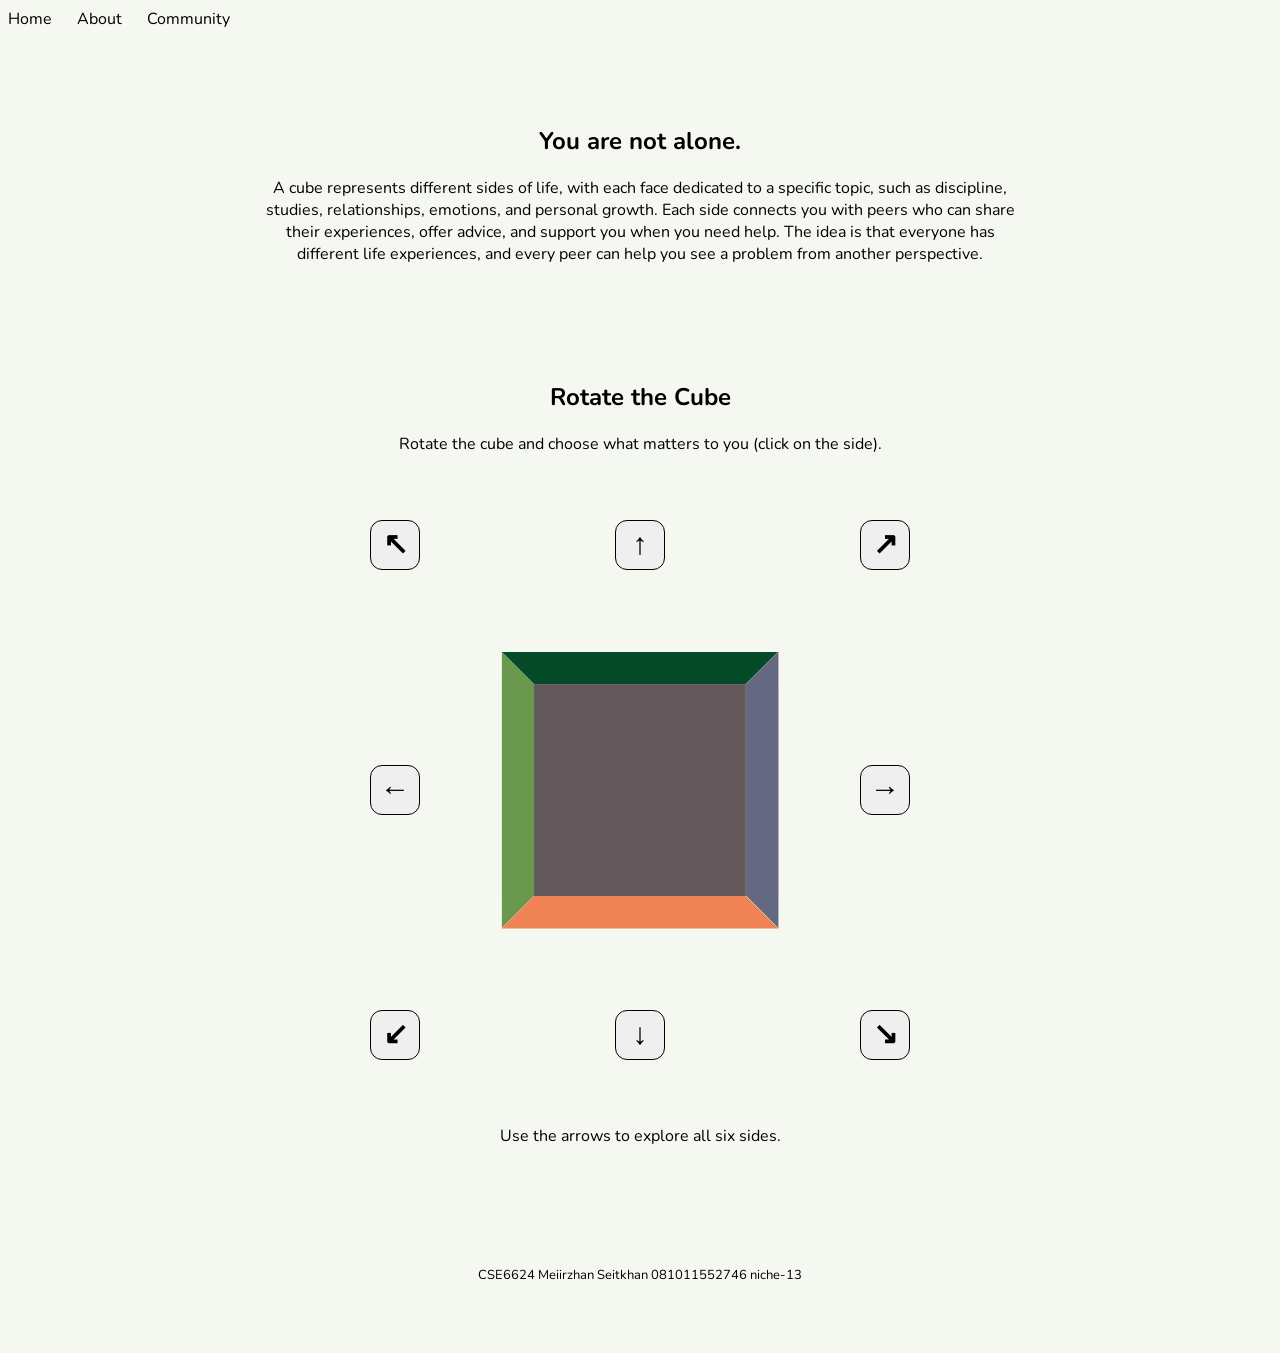
<file: index.html>
<!DOCTYPE html>
<html lang="en">
<head>
    <meta charset="UTF-8">
    <meta name="viewport" content="width=device-width, initial-scale=1.0">
    <title>PeerHelpCube</title>
    <link rel="stylesheet" href="style.css">
    <script src="script.js" defer></script>
    <link href="https://fonts.googleapis.com/css2?family=Nunito:wght@400;500;600;700;800&display=swap" rel="stylesheet">
</head>
<body>

    <header>
        <nav class="navbar">
            <div class="nav-links">
                <a href="index.html">Home</a>
                <a href="about.html">About</a>
                <a href="community.html">Community</a>
            </div>
        </nav>
    </header>

    <main>
        <section class="headline">
            <h1>You are not alone.</h1>
            <p>
                A cube represents different sides of life, with each face dedicated to a specific topic, such as discipline, studies, relationships, emotions, and personal growth. Each side connects you with peers who can share their experiences, offer advice, and support you when you need help. The idea is that everyone has different life experiences, and every peer can help you see a problem from another perspective.
            </p>
        </section>

        <section class="cube-section">
            <h2>Rotate the Cube</h2>
            <p class="cube-description">
                Rotate the cube and choose what matters to you (click on the side).
            </p>

            <div class="cubeAndButtons">
                <button type="button" class="control up-left" id="up-left">↖</button>
                <button type="button" class="control up" id="up">↑</button>
                <button type="button" class="control up-right" id="up-right">↗</button>
                <button type="button" class="control left" id="left">←</button>

                <div class="cubeBox">
                    <div class="cube" id="cube">
                        <a href="discipline.html" class="face front">
                            <h3>Discipline</h3>
                        </a>
                        <a href="education.html" class="face right-face">
                            <h3>Education</h3>
                        </a>
                        <a href="relationships.html" class="face back">
                            <h3>Relationships</h3>
                        </a>
                        <a href="wellbeing.html" class="face left-face">
                            <h3>Wellbeing</h3>
                        </a>
                        <a href="confidence.html" class="face top-face">
                            <h3>Confidence</h3>
                        </a>
                        <a href="focus.html" class="face bottom-face">
                            <h3>Focus</h3>
                        </a>
                    </div>
                </div>

                <button type="button" class="control right" id="right">→</button>
                <button type="button" class="control down-left" id="down-left">↙</button>
                <button type="button" class="control down" id="down">↓</button>
                <button type="button" class="control down-right" id="down-right">↘</button>
            </div>

            <p>Use the arrows to explore all six sides.</p>
        </section>
    </main>

    <footer>
        <p>CSE6624 Meiirzhan Seitkhan 081011552746 niche-13</p>
    <a href="index2.html" class="secret-btn">⠀⠀⠀⠀</a>
    </footer>
</body>
</html>
</file>
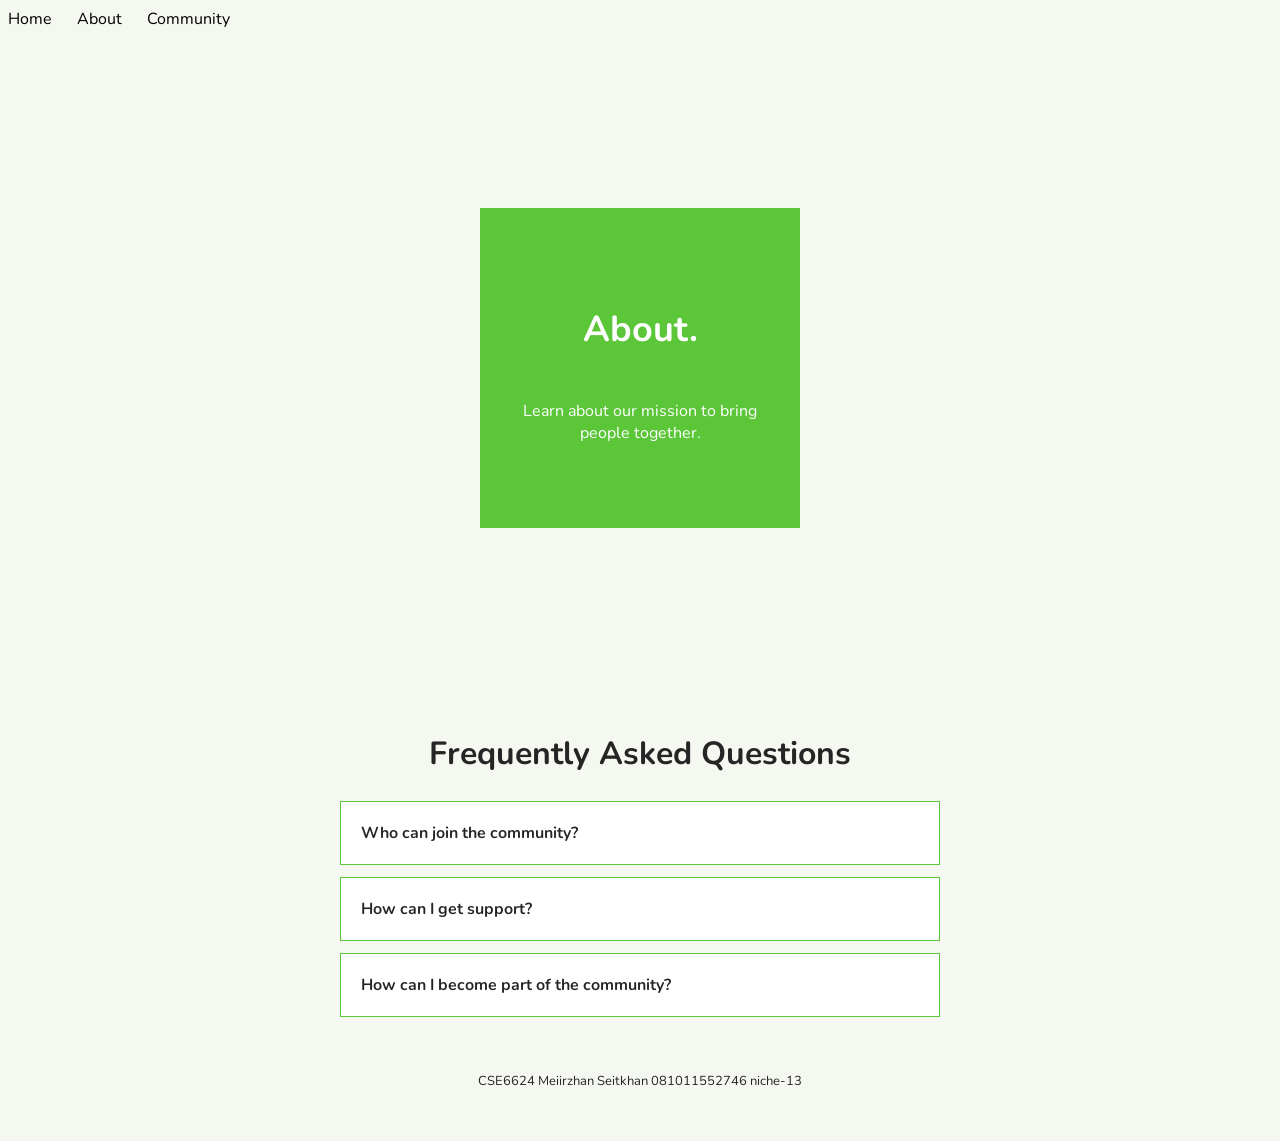
<file: about.html>
<!DOCTYPE html>
<html lang="en">
<head>
    <meta charset="UTF-8">
    <meta name="viewport" content="width=device-width, initial-scale=1.0">
    <title>about</title>

    <link href="https://fonts.googleapis.com/css2?family=Nunito:wght@400;500;600;700;800&display=swap" rel="stylesheet">

    <style>
        * {
            box-sizing: border-box;
            font-family: 'Nunito', sans-serif;
        }

        body {
            background: #f5f8f1;
            color: #252525;
        }

        .nav-links {
            display: flex;
            gap: 25px;
        }

        .nav-links a {
            text-decoration: none;
            color: black;
            transition: 0.3s;
        }

        .nav-links a:hover {
            color: hsl(105, 55%, 50%);
        }

        .page-section {
            min-height: 75vh;
            display: flex;
            justify-content: center;
            align-items: center;
        }

        .page-box {
            width: 320px;
            min-height: 320px;
            background: hsl(105, 55%, 50%);
            display: flex;
            flex-direction: column;
            justify-content: center;
            align-items: center;
            padding: 35px;
            text-align: center;
            color: white;
            transition: transform 0.5s ease;
        }

        .page-box h1 {
            font-size: 36px;
        }

        .page-box p {
            font-size: 16px;
        }

        footer {
            text-align: center;
            padding: 30px 15px;
            font-size: 13px;
        }

        .section {
            display: flex;
            justify-content: center;
        }

        .box {
            width: 100%;
            max-width: 600px;
        }

        .box h2 {
            text-align: center;
            font-size: 32px;
        }

        .box p {
            text-align: center;
        }

        .items {
            background: white;
            margin-bottom: 12px;
            border: 1px solid hsl(105, 55%, 50%);
            padding: 20px 20px;
        }

        .items summary {
            font-size: 16px;
            font-weight: 670;
            cursor: pointer;
            display: flex;
            justify-content: space-between;
            align-items: center;
        }

        .items p {
            color: #746c6c;
            font-size: 15px; 
        }

        .items summary:hover {
            color: hsl(105, 55%, 50%);
        }

    </style>
</head>

<body>

    <header>
        <nav>
            <div class="nav-links">
                <a href="index.html">Home</a>
                <a href="about.html">About</a>
                <a href="community.html">Community</a>
            </div>
        </nav>
    </header>

    <main>
        <section class="page-section">
            <div class="page-box">
                <h1>About.</h1>
                <p>
                    Learn about our mission to bring people together.
                </p>
            </div>
        </section>

        <section class="section">

            <div class="box">

                <h2>Frequently Asked Questions</h2>

                <details class="items">
                    <summary>Who can join the community?</summary>
                    <p>
                        Everyone who wants to connect with others,
                        share experiences, or support someone is welcome.
                        You don't need any special experience to join.
                    </p>
                </details>

                <details class="items">
                    <summary>How can I get support?</summary>
                    <p>
                        You can choose a topic, complete our questionnaire,
                        and tell us what kind of support you are looking for.
                        You can also connect with people who have similar experiences.
                    </p>
                </details>

                <details class="items">
                    <summary>How can I become part of the community?</summary>
                    <p>
                        Visit our Community page and join us.
                        You can participate, listen to others,
                        share your experience, and offer support.
                    </p>
                </details>

            </div>

        </section>

    </main>

    <footer>
        <p>CSE6624 Meiirzhan Seitkhan 081011552746 niche-13</p>
    </footer>
    <script>
    let angle = 0;
    const box = document.querySelector(".page-box");

    document.addEventListener("keydown", function(event) {
        if (event.key === "ArrowRight") angle += 90;
        if (event.key === "ArrowLeft") angle -= 90;

        box.style.transform = `rotateZ(${angle}deg)`;
    });
    </script>

</body>
</html>
</file>
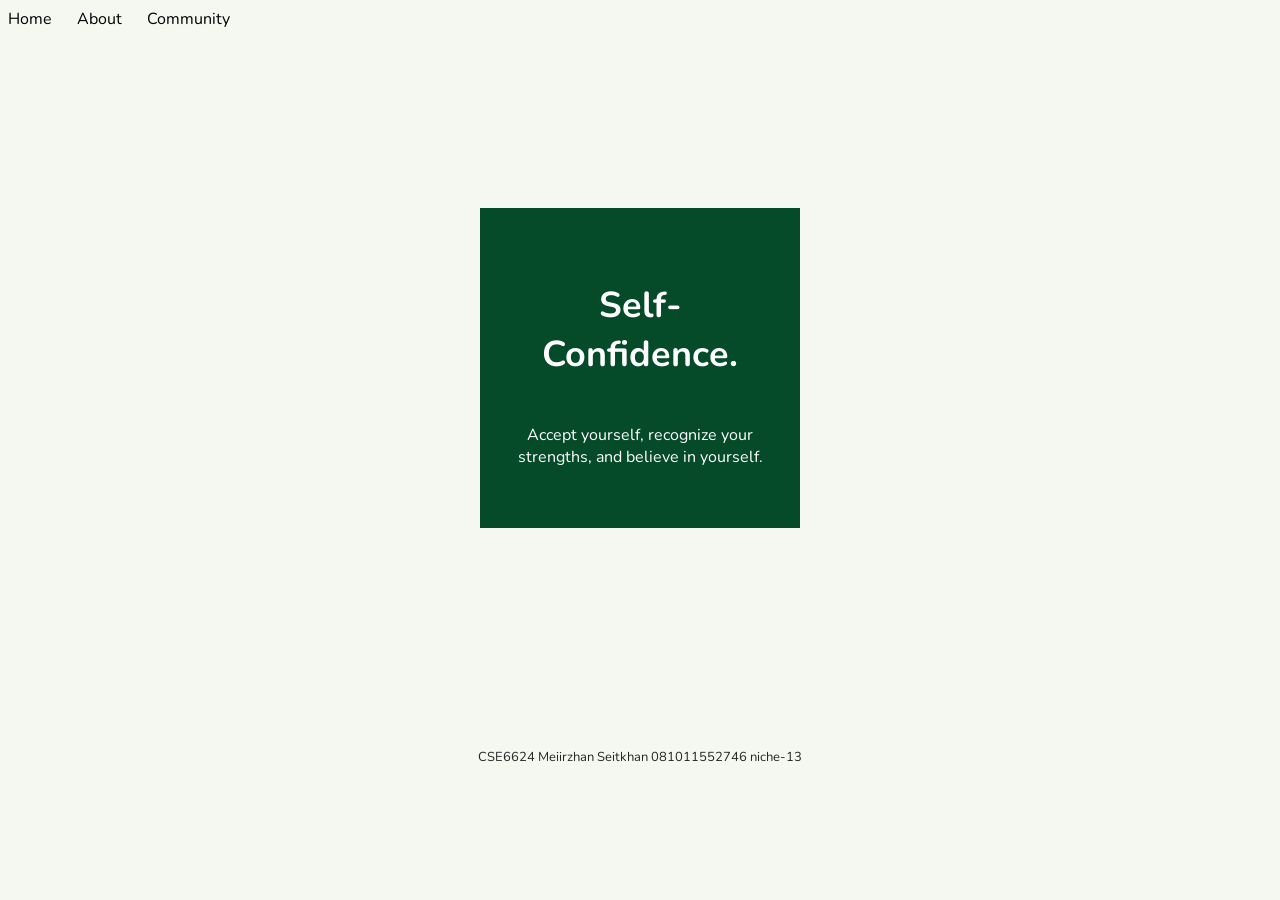
<file: confidence.html>
<!DOCTYPE html>
<html lang="en">
<head>
    <meta charset="UTF-8">
    <meta name="viewport" content="width=device-width, initial-scale=1.0">
    <title>confidence</title>

    <link href="https://fonts.googleapis.com/css2?family=Nunito:wght@400;500;600;700;800&display=swap" rel="stylesheet">

    <style>
        * {
            box-sizing: border-box;
            font-family: 'Nunito', sans-serif;
        }

        body {
            background: #f5f8f1;
            color: #252525;
        }

        .nav-links {
            display: flex;
            gap: 25px;
        }

        .nav-links a {
            text-decoration: none;
            color: black;
            transition: 0.3s;
        }

        .nav-links a:hover {
            color: #054A29;
        }

        .page-section {
            min-height: 75vh;
            display: flex;
            justify-content: center;
            align-items: center;
        }

        .page-box {
            width: 320px;
            min-height: 320px;
            background: #054A29;
            display: flex;
            flex-direction: column;
            justify-content: center;
            align-items: center;
            padding: 35px;
            text-align: center;
            color: white;
            transition: transform 0.5s ease;
        }

        .page-box h1 {
            font-size: 36px;
        }

        .page-box p {
            font-size: 16px;
        }

        footer {
            text-align: center;
            padding: 30px 15px;
            font-size: 13px;
        }
    </style>
</head>

<body>

    <header>
        <nav>
            <div class="nav-links">
                <a href="index.html">Home</a>
                <a href="about.html">About</a>
                <a href="community.html">Community</a>
            </div>
        </nav>
    </header>

    <main>
        <section class="page-section">
            <div class="page-box">
                <h1>Self-Confidence.</h1>
                <p>
                    Accept yourself, recognize your strengths, and believe in yourself.
                </p>
            </div>
        </section>
    </main>

    <footer>
        <p>CSE6624 Meiirzhan Seitkhan 081011552746 niche-13</p>
    </footer>
    <script>
    let angle = 0;
    const box = document.querySelector(".page-box");

    document.addEventListener("keydown", function(event) {
        if (event.key === "ArrowRight") angle += 90;
        if (event.key === "ArrowLeft") angle -= 90;

        box.style.transform = `rotateZ(${angle}deg)`;
    });
    </script>
</body>
</html>
</file>
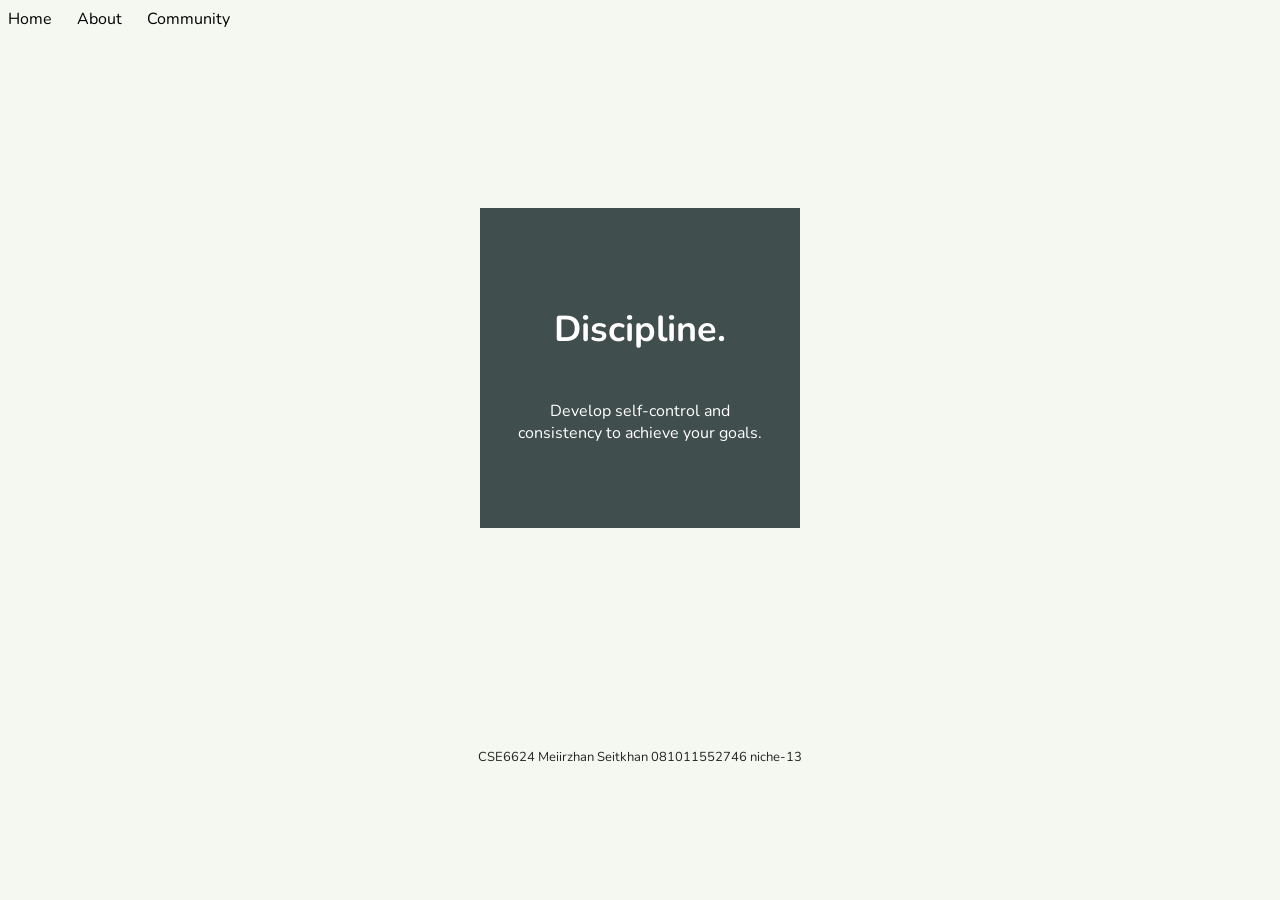
<file: discipline.html>
<!DOCTYPE html>
<html lang="en">
<head>
    <meta charset="UTF-8">
    <meta name="viewport" content="width=device-width, initial-scale=1.0">
    <title>discipline</title>

    <link href="https://fonts.googleapis.com/css2?family=Nunito:wght@400;500;600;700;800&display=swap" rel="stylesheet">

    <style>
        * {
            box-sizing: border-box;
            font-family: 'Nunito', sans-serif;
        }

        body {
            background: #f5f8f1;
            color: #252525;
        }

        .nav-links {
            display: flex;
            gap: 25px;
        }

        .nav-links a {
            text-decoration: none;
            color: black;
            transition: 0.3s;
        }

        .nav-links a:hover {
            color: #404E4D;
        }

        .page-section {
            min-height: 75vh;
            display: flex;
            justify-content: center;
            align-items: center;
        }

        .page-box {
            width: 320px;
            min-height: 320px;
            background: #404E4D;
            display: flex;
            flex-direction: column;
            justify-content: center;
            align-items: center;
            padding: 35px;
            text-align: center;
            color: white;
            transition: transform 0.5s ease;
        }

        .page-box h1 {
            font-size: 36px;
        }

        .page-box p {
            font-size: 16px;
        }

        footer {
            text-align: center;
            padding: 30px 15px;
            font-size: 13px;
        }
    </style>
</head>

<body>

    <header>
        <nav>
            <div class="nav-links">
                <a href="index.html">Home</a>
                <a href="about.html">About</a>
                <a href="community.html">Community</a>
            </div>
        </nav>
    </header>

    <main>
        <section class="page-section">
            <div class="page-box">
                <h1>Discipline.</h1>
                <p>
                    Develop self-control and consistency to achieve your goals.
                </p>
            </div>
        </section>
    </main>

    <footer>
        <p>CSE6624 Meiirzhan Seitkhan 081011552746 niche-13</p>
    </footer>
    <script>
    let angle = 0;
    const box = document.querySelector(".page-box");

    document.addEventListener("keydown", function(event) {
        if (event.key === "ArrowRight") angle += 90;
        if (event.key === "ArrowLeft") angle -= 90;

        box.style.transform = `rotateZ(${angle}deg)`;
    });
    </script>

</body>
</html>
</file>
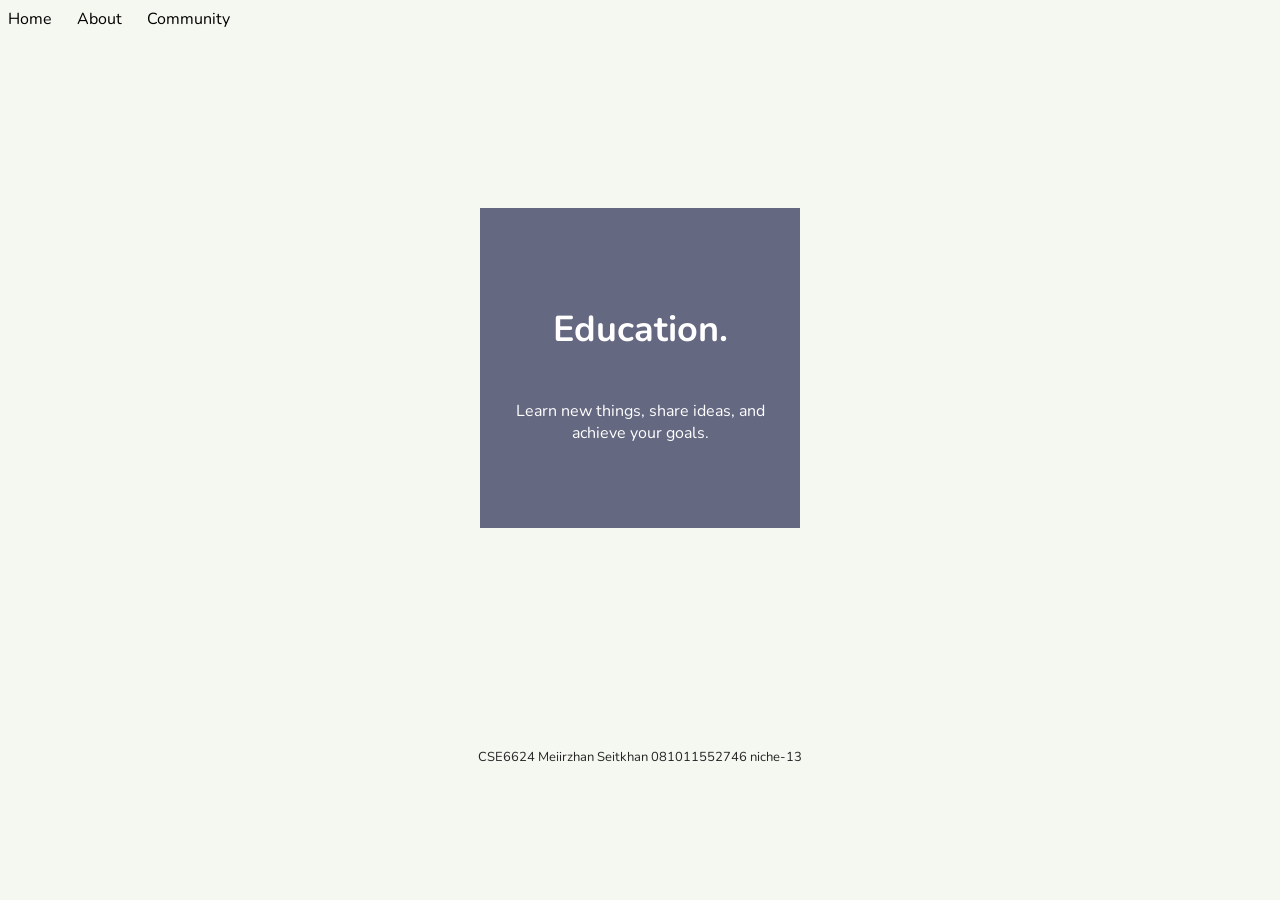
<file: education.html>
<!DOCTYPE html>
<html lang="en">
<head>
    <meta charset="UTF-8">
    <meta name="viewport" content="width=device-width, initial-scale=1.0">
    <title>education</title>

    <link href="https://fonts.googleapis.com/css2?family=Nunito:wght@400;500;600;700;800&display=swap" rel="stylesheet">

    <style>
        * {
            box-sizing: border-box;
            font-family: 'Nunito', sans-serif;
        }

        body {
            background: #f5f8f1;
            color: #252525;
        }

        .nav-links {
            display: flex;
            gap: 25px;
        }

        .nav-links a {
            text-decoration: none;
            color: black;
            transition: 0.3s;
        }

        .nav-links a:hover {
            color: #646881;
        }

        .page-section {
            min-height: 75vh;
            display: flex;
            justify-content: center;
            align-items: center;
        }

        .page-box {
            width: 320px;
            min-height: 320px;
            background: #646881;
            display: flex;
            flex-direction: column;
            justify-content: center;
            align-items: center;
            padding: 35px;
            text-align: center;
            color: white;
            transition: transform 0.5s ease;
        }

        .page-box h1 {
            font-size: 36px;
        }

        .page-box p {
            font-size: 16px;
        }

        footer {
            text-align: center;
            padding: 30px 15px;
            font-size: 13px;
        }
    </style>
</head>

<body>

    <header>
        <nav>
            <div class="nav-links">
                <a href="index.html">Home</a>
                <a href="about.html">About</a>
                <a href="community.html">Community</a>
            </div>
        </nav>
    </header>

    <main>
        <section class="page-section">
            <div class="page-box">
                <h1>Education.</h1>
                <p>
                    Learn new things, share ideas, and achieve your goals.
                </p>
            </div>
        </section>
    </main>

    <footer>
        <p>CSE6624 Meiirzhan Seitkhan 081011552746 niche-13</p>
    </footer>
    <script>
    let angle = 0;
    const box = document.querySelector(".page-box");

    document.addEventListener("keydown", function(event) {
        if (event.key === "ArrowRight") angle += 90;
        if (event.key === "ArrowLeft") angle -= 90;

        box.style.transform = `rotateZ(${angle}deg)`;
    });
    </script>
</body>
</html>
</file>
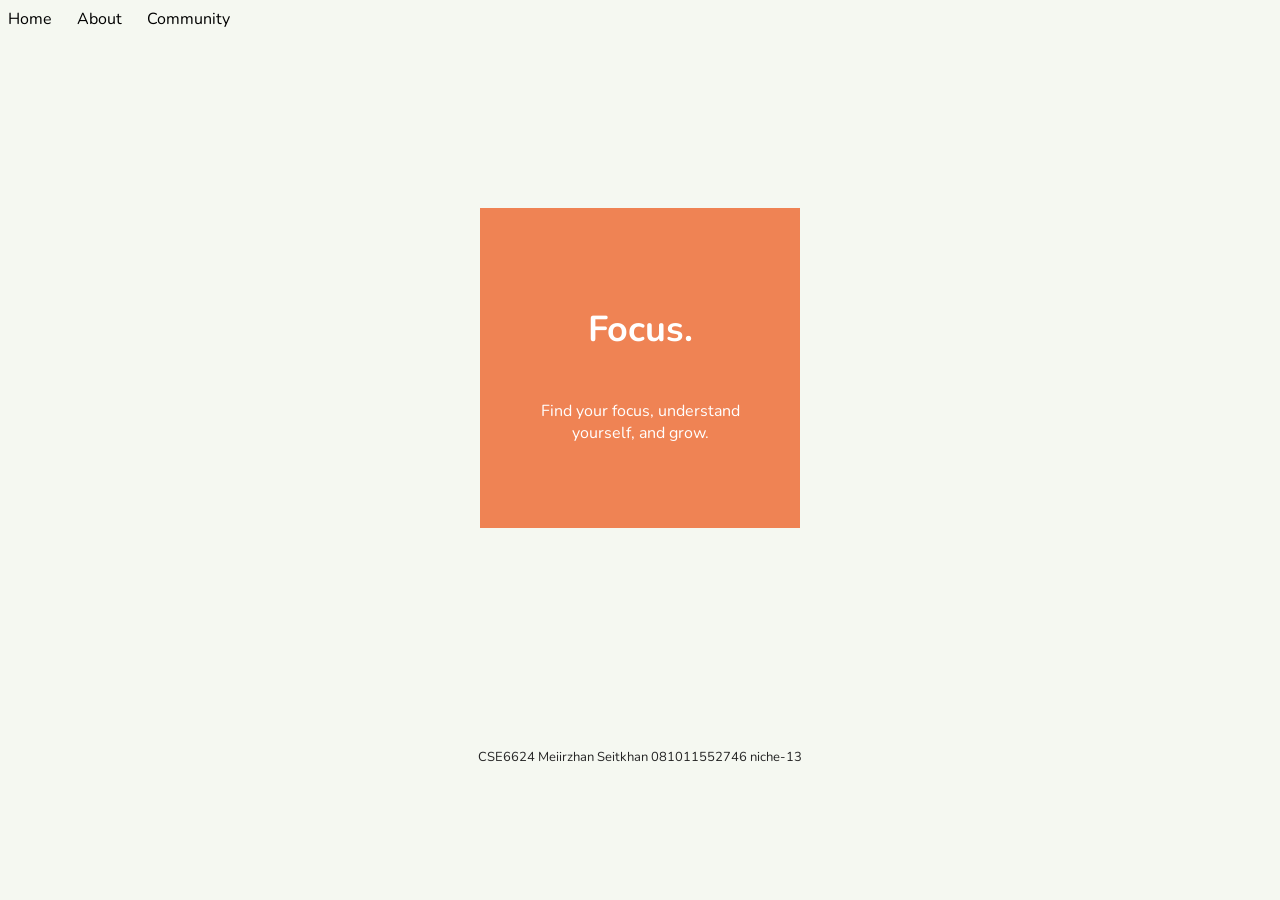
<file: focus.html>
<!DOCTYPE html>
<html lang="en">
<head>
    <meta charset="UTF-8">
    <meta name="viewport" content="width=device-width, initial-scale=1.0">
    <title>Focus</title>

    <link href="https://fonts.googleapis.com/css2?family=Nunito:wght@400;500;600;700;800&display=swap" rel="stylesheet">

    <style>
        * {
            box-sizing: border-box;
            font-family: 'Nunito', sans-serif;
        }

        body {
            background: #f5f8f1;
            color: #252525;
        }

        .nav-links {
            display: flex;
            gap: 25px;
        }

        .nav-links a {
            text-decoration: none;
            color: black;
            transition: 0.3s;
        }

        .nav-links a:hover {
            color: #EF8354;
        }

        .page-section {
            min-height: 75vh;
            display: flex;
            justify-content: center;
            align-items: center;
        }

        .page-box {
            width: 320px;
            min-height: 320px;
            background: #EF8354;
            display: flex;
            flex-direction: column;
            justify-content: center;
            align-items: center;
            padding: 35px;
            text-align: center;
            color: white;
            transition: transform 0.5s ease;
        }

        .page-box h1 {
            font-size: 36px;
        }

        .page-box p {
            font-size: 16px;
        }

        footer {
            text-align: center;
            padding: 30px 15px;
            font-size: 13px;
        }
    </style>
</head>

<body>

    <header>
        <nav>
            <div class="nav-links">
                <a href="index.html">Home</a>
                <a href="about.html">About</a>
                <a href="community.html">Community</a>
            </div>
        </nav>
    </header>

    <main>
        <section class="page-section">
            <div class="page-box">
                <h1>Focus.</h1>
                <p>
                    Find your focus, understand yourself, and grow.
                </p>
            </div>
        </section>
    </main>

    <footer>
        <p>CSE6624 Meiirzhan Seitkhan 081011552746 niche-13</p>
    </footer>
    <script>
    let angle = 0;
    const box = document.querySelector(".page-box");

    document.addEventListener("keydown", function(event) {
        if (event.key === "ArrowRight") angle += 90;
        if (event.key === "ArrowLeft") angle -= 90;

        box.style.transform = `rotateZ(${angle}deg)`;
    });
    </script>
</body>
</html>
</file>
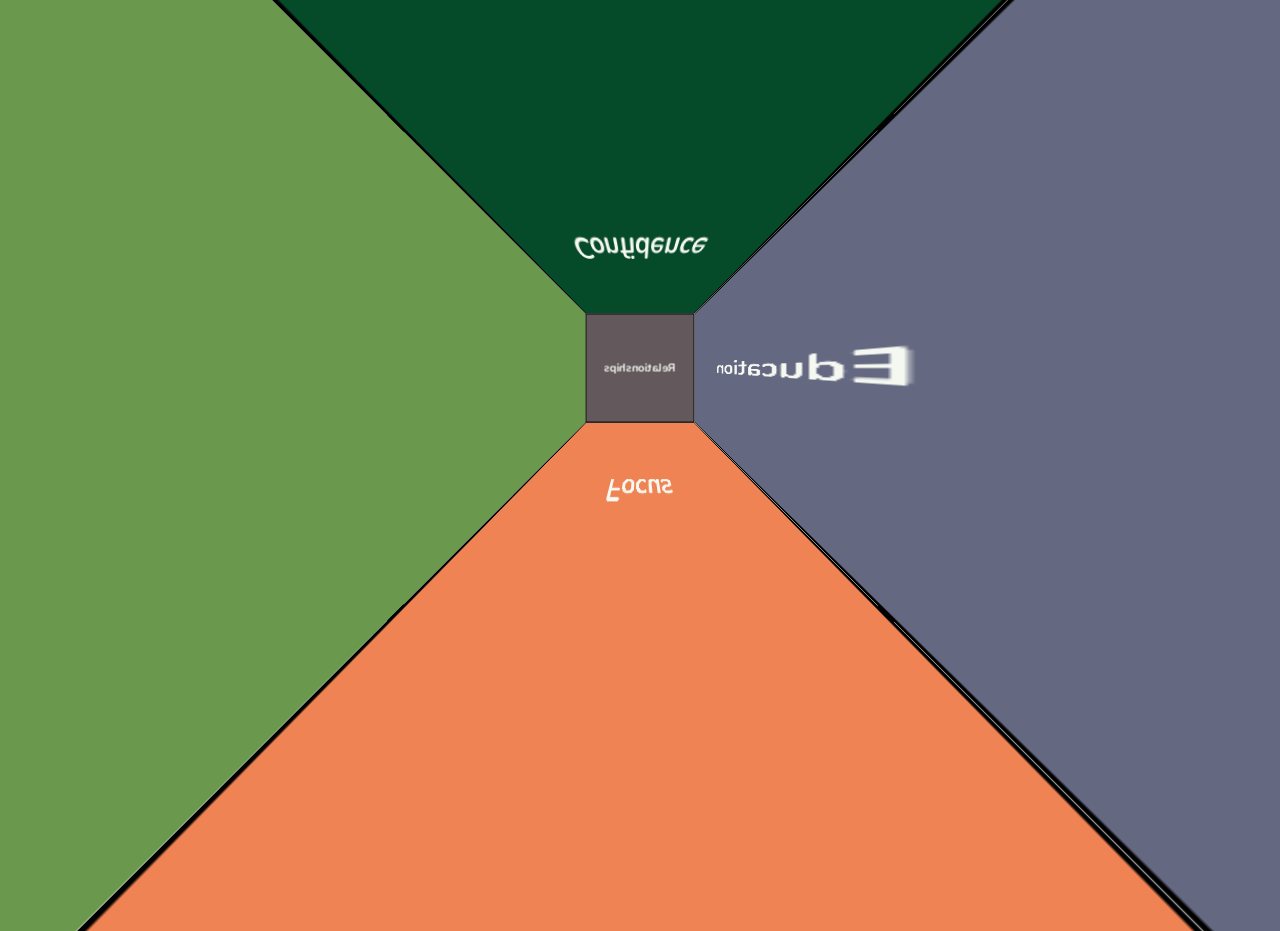
<file: index2.html>
<!DOCTYPE html>
<html lang="en">
<head>
    <meta charset="UTF-8">
    <meta name="viewport" content="width=device-width, initial-scale=1.0">
    <title>PeerHelpCube</title>
    <link rel="stylesheet" href="style.css">
    <script src="script.js" defer></script>
    <link href="https://fonts.googleapis.com/css2?family=Nunito:wght@400;500;600;700;800&display=swap" rel="stylesheet">
</head>
<body>
    <main>
       <section class="cube-section">
            <div class="cubeAndButtons">
                <button type="button" class="control up-left" id="up-left">↖</button>
                <button type="button" class="control up" id="up">↑</button>
                <button type="button" class="control up-right" id="up-right">↗</button>
                <button type="button" class="control left" id="left">←</button>

                <div style="perspective: 100px;" class="cubeBox">
                    <div class="cube" id="cube">
                        <a href="discipline.html" class="face front">
                            <h3>Discipline</h3>
                        </a>
                        <a href="education.html" class="face right-face">
                            <h3>Education</h3>
                        </a>
                        <a href="relationships.html" class="face back">
                            <h3>Relationships</h3>
                        </a>
                        <a href="wellbeing.html" class="face left-face">
                            <h3>Wellbeing</h3>
                        </a>
                        <a href="confidence.html" class="face top-face">
                            <h3>Confidence</h3>
                        </a>
                        <a href="focus.html" class="face bottom-face">
                            <h3>Focus</h3>
                        </a>
                    </div>
                </div>

                <button type="button" class="control right" id="right">→</button>
                <button type="button" class="control down-left" id="down-left">↙</button>
                <button type="button" class="control down" id="down">↓</button>
                <button type="button" class="control down-right" id="down-right">↘</button>
            </div>

            <p>Use the arrows to explore all six sides.</p>
        </section>
    </main>

    <footer>
        <p>CSE6624 Meiirzhan Seitkhan 081011552746 niche-13</p>
        <button href="index2.html" class="secret-btn"></button>
    </footer>
</body>
</html>
</file>
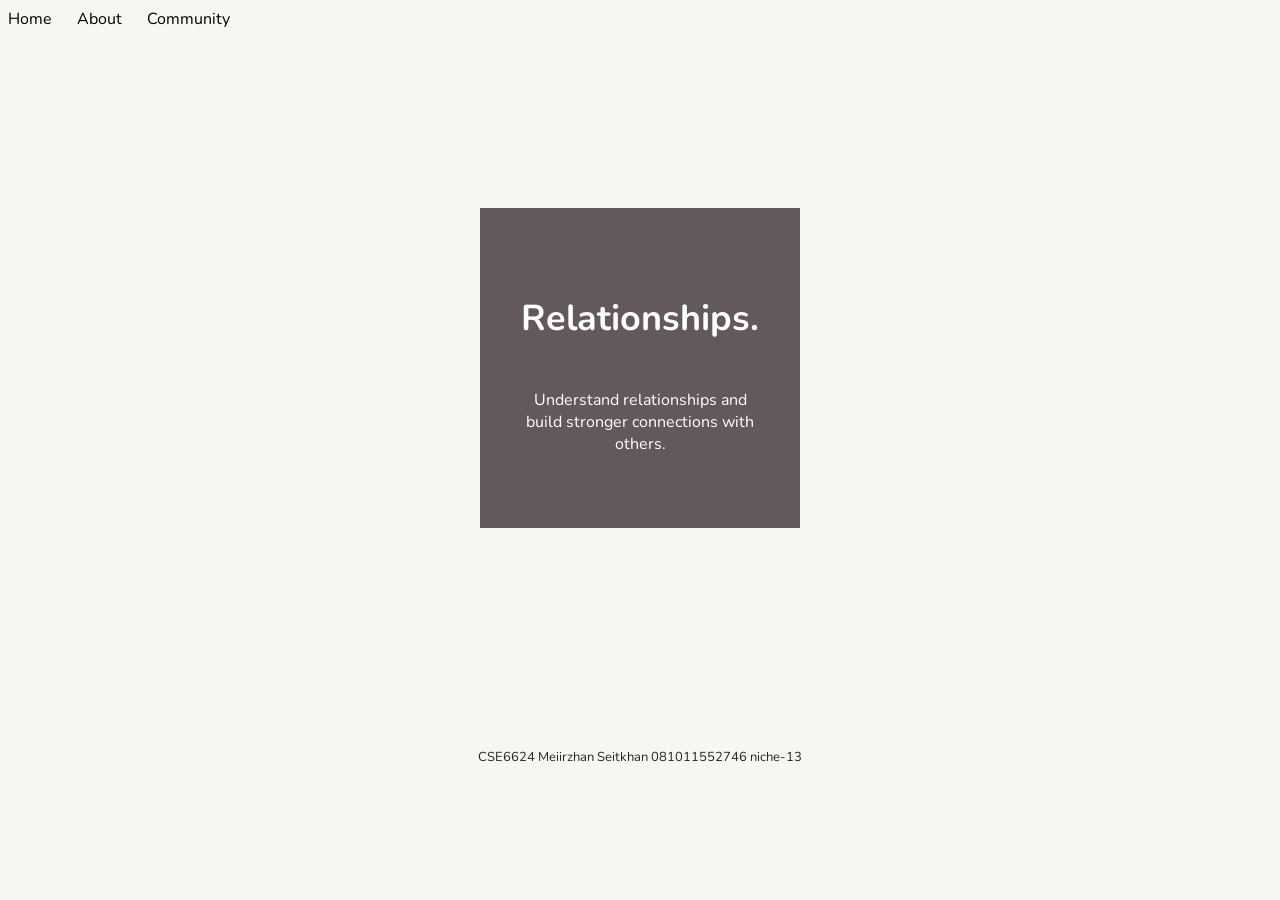
<file: relationships.html>
<!DOCTYPE html>
<html lang="en">
<head>
    <meta charset="UTF-8">
    <meta name="viewport" content="width=device-width, initial-scale=1.0">
    <title>relationships</title>

    <link href="https://fonts.googleapis.com/css2?family=Nunito:wght@400;500;600;700;800&display=swap" rel="stylesheet">

    <style>
        * {
            box-sizing: border-box;
            font-family: 'Nunito', sans-serif;
        }

        body {
            background: #f5f8f1;
            color: #252525;
        }

        .nav-links {
            display: flex;
            gap: 25px;
        }

        .nav-links a {
            text-decoration: none;
            color: black;
            transition: 0.3s;
        }

        .nav-links a:hover {
            color: #63595C;
        }

        .page-section {
            min-height: 75vh;
            display: flex;
            justify-content: center;
            align-items: center;
        }

        .page-box {
            width: 320px;
            min-height: 320px;
            background: #63595C;
            display: flex;
            flex-direction: column;
            justify-content: center;
            align-items: center;
            padding: 35px;
            text-align: center;
            color: white;
            transition: transform 0.5s ease;
        }

        .page-box h1 {
            font-size: 36px;
        }

        .page-box p {
            font-size: 16px;
        }

        footer {
            text-align: center;
            padding: 30px 15px;
            font-size: 13px;
        }
    </style>
</head>

<body>

    <header>
        <nav>
            <div class="nav-links">
                <a href="index.html">Home</a>
                <a href="about.html">About</a>
                <a href="community.html">Community</a>
            </div>
        </nav>
    </header>

    <main>
        <section class="page-section">
            <div class="page-box">
                <h1>Relationships.</h1>
                <p>
                    Understand relationships and build stronger connections with others.
                </p>
            </div>
        </section>
    </main>

    <footer>
        <p>CSE6624 Meiirzhan Seitkhan 081011552746 niche-13</p>
    </footer>
    <script>
    let angle = 0;
    const box = document.querySelector(".page-box");

    document.addEventListener("keydown", function(event) {
        if (event.key === "ArrowRight") angle += 90;
        if (event.key === "ArrowLeft") angle -= 90;

        box.style.transform = `rotateZ(${angle}deg)`;
    });
    </script>

</body>
</html>
</file>
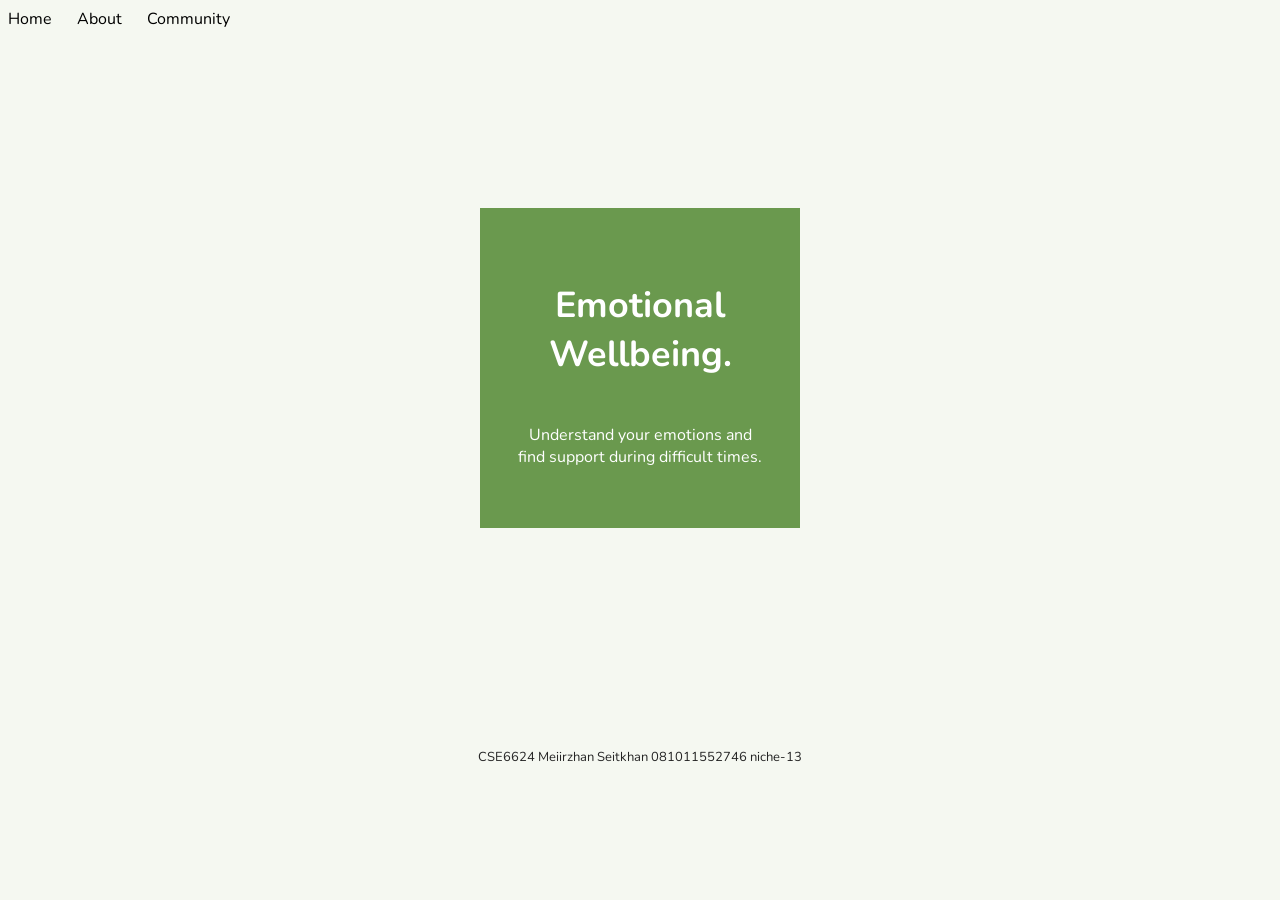
<file: wellbeing.html>
<!DOCTYPE html>
<html lang="en">
<head>
    <meta charset="UTF-8">
    <meta name="viewport" content="width=device-width, initial-scale=1.0">
    <title>wellbeing</title>

    <link href="https://fonts.googleapis.com/css2?family=Nunito:wght@400;500;600;700;800&display=swap" rel="stylesheet">

    <style>
        * {
            box-sizing: border-box;
            font-family: 'Nunito', sans-serif;
        }

        body {
            background: #f5f8f1;
            color: #252525;
        }

        .nav-links {
            display: flex;
            gap: 25px;
        }

        .nav-links a {
            text-decoration: none;
            color: black;
            transition: 0.3s;
        }

        .nav-links a:hover {
            color: #6A994E;
        }

        .page-section {
            min-height: 75vh;
            display: flex;
            justify-content: center;
            align-items: center;
        }

        .page-box {
            width: 320px;
            min-height: 320px;
            background: #6A994E;
            display: flex;
            flex-direction: column;
            justify-content: center;
            align-items: center;
            padding: 35px;
            text-align: center;
            color: white;
            transition: transform 0.5s ease;
        }

        .page-box h1 {
            font-size: 36px;
        }

        .page-box p {
            font-size: 16px;
        }

        footer {
            text-align: center;
            padding: 30px 15px;
            font-size: 13px;
        }
    </style>
</head>

<body>

    <header>
        <nav>
            <div class="nav-links">
                <a href="index.html">Home</a>
                <a href="about.html">About</a>
                <a href="community.html">Community</a>
            </div>
        </nav>
    </header>

    <main>
        <section class="page-section">
            <div class="page-box">
                <h1>Emotional Wellbeing.</h1>
                <p>
                    Understand your emotions and find support during difficult times.
                </p>
            </div>
        </section>
    </main>

    <footer>
        <p>CSE6624 Meiirzhan Seitkhan 081011552746 niche-13</p>
    </footer>
    <script>
    let angle = 0;
    const box = document.querySelector(".page-box");

    document.addEventListener("keydown", function(event) {
        if (event.key === "ArrowRight") angle += 90;
        if (event.key === "ArrowLeft") angle -= 90;

        box.style.transform = `rotateZ(${angle}deg)`;
    });
    </script>
</body>
</html>
</file>
<file: style.css>
* {
    font-family: 'Nunito', sans-serif;
    box-sizing: border-box;
}
body {
    background: #f5f8f1;
}

.nav-links {
    display: flex;
    gap: 25px;
}

.nav-links a {
    text-decoration: none;
    color: black;
    transition: 0.3s;
}

.nav-links a:hover {
    color: hsl(105, 55%, 50%);
}

.headline {
    max-width: 800px;
    margin: 55px auto 35px;
    padding: 20px;
    text-align: center;
}

.cube-section {
    text-align: center;
    padding: 25px 20px 60px;
}

.cubeAndButtons {
    display: grid;
    grid-template-columns: 50px 240px 50px;
    grid-template-rows: 50px 240px 50px;
    column-gap: 100px;
    row-gap: 100px;
    justify-content: center;
    align-items: center;
    margin: 65px auto;
}


.cubeBox {
    grid-column: 2;
    grid-row: 2;

    width: 240px;
    height: 240px;
    perspective: 900px;
}

.cube {
    width: 100%;
    height: 100%;

    position: relative;

    transform-style: preserve-3d;

    transition: transform 1s ease;
}


.face {
    position: absolute;
    width: 240px;
    height: 240px;

    display: flex;
    flex-direction: column;
    justify-content: center;
    align-items: center;

    border: 2px solid black;
    color: #f5f8f1;
    text-align: center;
    text-decoration: none;

    transition: filter 1s;
}

.face:hover {
    filter: brightness(1.2);
}

.face span {
    font-size: 13px;
    font-weight: bold;
}

.face h3 {
    font-size: 25px;
}


.front {
    background: #404E4D;
    transform: translateZ(120px);
}

.back {
    background: #63595C;
    transform: rotateY(180deg) translateZ(120px);
}

.right-face {
    background: #646881;
    transform: rotateY(90deg) translateZ(120px);
}

.left-face {
    background: #6A994E;
    transform: rotateY(-90deg) translateZ(120px);
}

.top-face {
    background: #054A29;
    transform: rotateX(90deg) translateZ(120px);
}

.bottom-face {
    background: #EF8354;
    transform: rotateX(-90deg) translateZ(120px);
}


.control {
    width: 50px;
    height: 50px;
    border: 1px solid black;
    border-radius: 12px;
    font-size: 30px;
    font-weight: bold;

    cursor: pointer;
    transition: background 0.25s, transform 0.25s;
}

.control:hover {
    background:  hsl(92, 65%, 40%);
    transform: scale(1.1);
}

.up {
    grid-column: 2;
    grid-row: 1;
    justify-self: center;
}

.down {
    grid-column: 2;
    grid-row: 3;
    justify-self: center;
}

.left {
    grid-column: 1;
    grid-row: 2;
}

.right {
    grid-column: 3;
    grid-row: 2;
}

.up-left {
    grid-column: 1;
    grid-row: 1;
}

.up-right {
    grid-column: 3;
    grid-row: 1;
}

.down-left {
    grid-column: 1;
    grid-row: 3;
}

.down-right {
    grid-column: 3;
    grid-row: 3;
}

footer {
    text-align: center;
    padding: 30px 15px;
    font-size: 13px;
}
.secret-btn {
    width: 6px;
    height: 6px; 
    border-radius: 50%;
    text-decoration: none;
    background: #f5f8f1;
    border: none;
    cursor: pointer;
}
</file>
